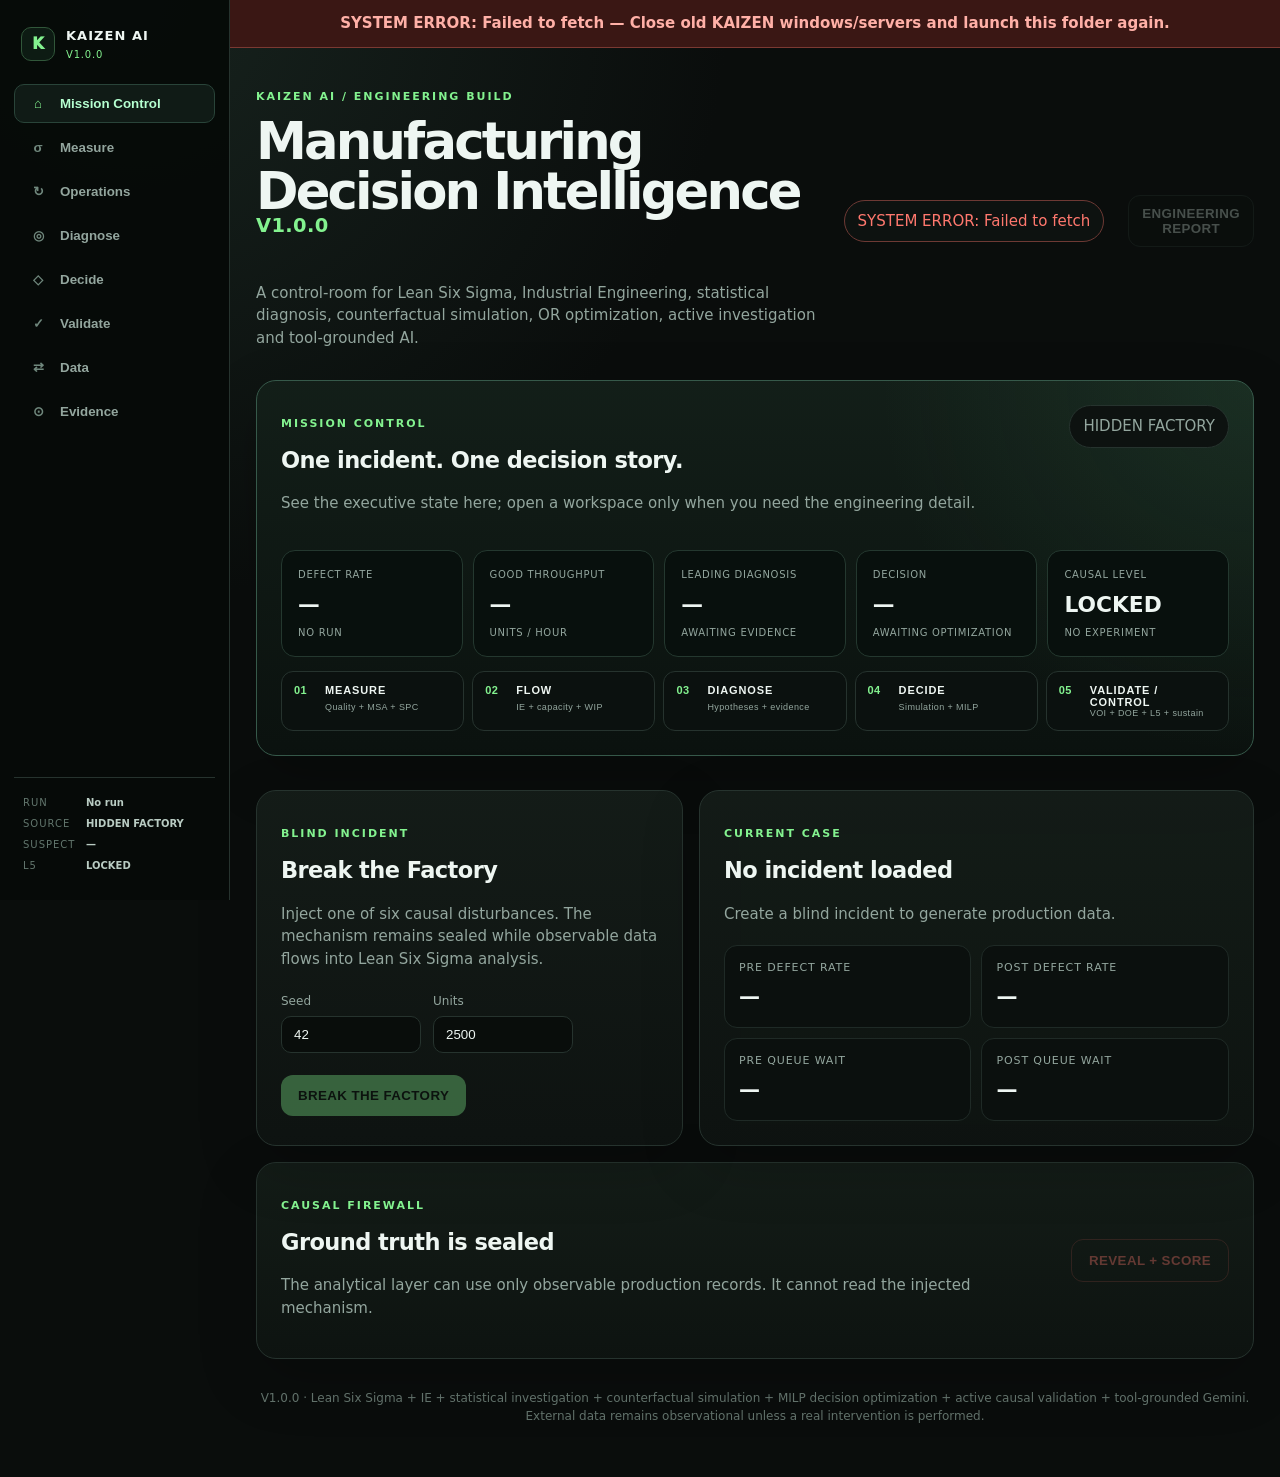
<file: static/index.html>
<!DOCTYPE html>

<html lang="en">
<head>
<meta charset="utf-8"/>
<meta content="width=device-width,initial-scale=1" name="viewport"/>
<title>KAIZEN AI — Manufacturing Decision Intelligence V1.0.0</title>
<link href="/static/styles.css?build=20260815-v100-public1" rel="stylesheet"/>
<script src="/static/config.js"></script>
<script>window.KAIZEN_EXPECTED_VERSION="1.0.0";window.KAIZEN_EXPECTED_BUILD="20260815-v100-public1";</script>
</head>
<body><div class="app-layout"><aside class="side-nav" id="sideNav">
<div class="side-brand"><span class="brand-mark">K</span><div><b>KAIZEN AI</b><small>V1.0.0</small></div></div>
<nav>
<button class="nav-item active" data-workspace-target="mission"><span>⌂</span>Mission Control</button>
<button class="nav-item" data-workspace-target="measure"><span>σ</span>Measure</button>
<button class="nav-item" data-workspace-target="operations"><span>↻</span>Operations</button>
<button class="nav-item" data-workspace-target="diagnose"><span>◎</span>Diagnose</button>
<button class="nav-item" data-workspace-target="decide"><span>◇</span>Decide</button>
<button class="nav-item" data-workspace-target="validate"><span>✓</span>Validate</button>
<button class="nav-item" data-workspace-target="data"><span>⇄</span>Data</button>
<button class="nav-item" data-workspace-target="evidence"><span>⊙</span>Evidence</button>
</nav>
<div class="side-context"><span>RUN</span><b id="contextRun">No run</b><span>SOURCE</span><b id="contextMode">HIDDEN FACTORY</b><span>SUSPECT</span><b id="contextSuspect">—</b><span>L5</span><b id="contextL5">LOCKED</b></div>
<button class="mobile-nav-toggle" id="mobileNavToggle">☰</button>
</aside><div class="app-content"><div class="build-mismatch" hidden="" id="buildMismatch"></div><main class="shell">
<header>
<div>
<p class="eyebrow">KAIZEN AI / ENGINEERING BUILD</p>
<h1>Manufacturing Decision Intelligence <span>V1.0.0</span></h1>
<p class="lede">A control-room for Lean Six Sigma, Industrial Engineering, statistical diagnosis, counterfactual simulation, OR optimization, active investigation and tool-grounded AI.</p>
</div>
<div class="status" id="health">Checking system…</div>
<div class="header-actions"><button class="ghost-action" id="reportBtn">ENGINEERING REPORT</button></div></header><section class="panel mission-control workspace-section active-workspace" data-workspace="mission" id="missionDashboard">
<div class="section-head">
<div><p class="eyebrow">MISSION CONTROL</p><h2>One incident. One decision story.</h2><p>See the executive state here; open a workspace only when you need the engineering detail.</p></div>
<span class="badge" id="missionMode">HIDDEN FACTORY</span>
</div>
<div class="mission-kpis">
<div><span>Defect rate</span><strong id="missionDefect">—</strong><small id="missionDefectDelta">No run</small></div>
<div><span>Good throughput</span><strong id="missionGood">—</strong><small>units / hour</small></div>
<div><span>Leading diagnosis</span><strong id="missionSuspect">—</strong><small id="missionEvidence">Awaiting evidence</small></div>
<div><span>Decision</span><strong id="missionDecision">—</strong><small id="missionOptimizer">Awaiting optimization</small></div>
<div><span>Causal level</span><strong id="missionL5">LOCKED</strong><small id="missionUncertainty">No experiment</small></div>
</div>
<div class="dmaic-rail" id="dmaicRail">
<button data-jump="measure"><span>01</span><b>MEASURE</b><small>Quality + MSA + SPC</small></button>
<button data-jump="operations"><span>02</span><b>FLOW</b><small>IE + capacity + WIP</small></button>
<button data-jump="diagnose"><span>03</span><b>DIAGNOSE</b><small>Hypotheses + evidence</small></button>
<button data-jump="decide"><span>04</span><b>DECIDE</b><small>Simulation + MILP</small></button>
<button data-jump="validate"><span>05</span><b>VALIDATE / CONTROL</b><small>VOI + DOE + L5 + sustain</small></button>
</div>
</section>
<section class="hero-grid workspace-section active-workspace" data-workspace="mission">
<article class="panel action-panel">
<p class="eyebrow">BLIND INCIDENT</p>
<h2>Break the Factory</h2>
<p>Inject one of six causal disturbances. The mechanism remains sealed while observable data flows into Lean Six Sigma analysis.</p>
<div class="controls">
<label>Seed <input id="seed" min="0" type="number" value="42"/></label>
<label>Units <input id="units" max="250000" min="100" type="number" value="2500"/></label>
</div>
<button class="primary" id="breakBtn">BREAK THE FACTORY</button>
</article>
<article class="panel" id="incidentPanel">
<p class="eyebrow">CURRENT CASE</p>
<h2 id="runId">No incident loaded</h2>
<p id="symptom">Create a blind incident to generate production data.</p>
<div class="metric-grid">
<div><span>Pre defect rate</span><strong id="preDef">—</strong></div>
<div><span>Post defect rate</span><strong id="postDef">—</strong></div>
<div><span>Pre queue wait</span><strong id="preWait">—</strong></div>
<div><span>Post queue wait</span><strong id="postWait">—</strong></div>
</div>
</article>
</section>
<section class="panel truth-panel workspace-section active-workspace" data-workspace="mission">
<div>
<p class="eyebrow">CAUSAL FIREWALL</p>
<h2>Ground truth is sealed</h2>
<p id="truthText">The analytical layer can use only observable production records. It cannot read the injected mechanism.</p>
</div>
<button class="danger" disabled="" id="revealBtn">REVEAL + SCORE</button>
</section>
<section class="panel quality-header workspace-section" data-workspace="measure">
<div class="section-head">
<div>
<p class="eyebrow">DEFINE / MEASURE</p>
<h2>Lean Six Sigma evidence layer</h2>
<p id="problemStatement">Break the factory to establish a DMAIC problem statement and measurement baseline.</p>
</div>
<span class="badge" id="qualityState">Awaiting run</span>
</div>
<div class="metric-grid quality-metrics">
<div><span>Data quality</span><strong id="dqScore">—</strong></div>
<div><span>COPQ / 1,000 units</span><strong id="copq">—</strong></div>
<div><span>Torque Cpk pre → post</span><strong id="torqueCpk">—</strong></div>
<div><span>Gage R&amp;R study variation</span><strong id="grr">—</strong></div>
</div>
</section>
<section class="quality-grid workspace-section" data-workspace="measure">
<article class="panel">
<p class="eyebrow">PARETO / COPQ</p>
<h2>What is costing us?</h2>
<div class="bars" id="paretoBars"><p class="empty">No analysis yet.</p></div>
<div class="mini-note" id="copqBreakdown"></div>
</article>
<article class="panel">
<p class="eyebrow">MSA</p>
<h2>Can we trust the measurement system?</h2>
<div class="metric-grid compact">
<div><span>Status</span><strong id="grrStatus">—</strong></div>
<div><span>ndc</span><strong id="ndc">—</strong></div>
</div>
<div class="table-wrap small-table">
<table>
<thead><tr><th>Gage</th><th>N</th><th>Mean torque error</th><th>SD</th><th>Defect rate</th></tr></thead>
<tbody id="gageBody"><tr><td class="empty" colspan="5">No analysis yet.</td></tr></tbody>
</table>
</div>
</article>
</section>
<section class="panel workspace-section" data-workspace="measure">
<div class="section-head">
<div>
<p class="eyebrow">PROCESS CAPABILITY</p>
<h2>Pre/post capability baseline</h2>
<p>Cp/Cpk use an I-MR within-sigma estimator; Pp/Ppk use overall sample variation.</p>
</div>
<span class="badge">Observable data only</span>
</div>
<div class="table-wrap">
<table>
<thead><tr><th>Metric</th><th>Scope</th><th>Phase</th><th>N</th><th>Mean</th><th>Cp</th><th>Cpk</th><th>Pp</th><th>Ppk</th><th>Status</th></tr></thead>
<tbody id="capBody"><tr><td class="empty" colspan="10">No analysis yet.</td></tr></tbody>
</table>
</div>
</section>
<section class="panel workspace-section" data-workspace="measure">
<div class="section-head">
<div>
<p class="eyebrow">SPC</p>
<h2>Torque error I-MR monitoring</h2>
<p id="spcNote">Limits will be estimated from the pre-incident baseline and held fixed after activation.</p>
</div>
<span class="badge" id="spcSignals">0 signals</span>
</div>
<div class="chart empty-chart" id="spcChart">No analysis yet.</div>
<div class="mini-note" id="spcLimits"></div>
</section>
<section class="panel ie-header workspace-section" data-workspace="operations">
<div class="section-head">
<div>
<p class="eyebrow">INDUSTRIAL ENGINEERING</p>
<h2>Flow, capacity &amp; operations evidence layer</h2>
<p id="ieSummary">Break the factory to quantify takt, throughput, WIP, Little's Law, bottlenecks, line balance, queueing and OEE.</p>
</div>
<span class="badge" id="ieState">Awaiting run</span>
</div>
<div class="metric-grid quality-metrics">
<div><span>Customer takt</span><strong id="taktMetric">—</strong></div>
<div><span>Post throughput</span><strong id="throughputMetric">—</strong></div>
<div><span>Post average WIP</span><strong id="wipMetric">—</strong></div>
<div><span>Post calibration OEE</span><strong id="oeeMetric">—</strong></div>
</div>
</section>
<section class="quality-grid workspace-section" data-workspace="operations">
<article class="panel">
<p class="eyebrow">FLOW / LITTLE'S LAW</p>
<h2>Are we moving product effectively?</h2>
<div class="table-wrap small-table">
<table>
<thead><tr><th>Phase</th><th>Throughput /h</th><th>Good /h</th><th>Lead s</th><th>Avg WIP</th><th>Max WIP</th><th>LL error</th></tr></thead>
<tbody id="flowBody"><tr><td class="empty" colspan="7">No analysis yet.</td></tr></tbody>
</table>
</div>
<div class="mini-note" id="flowNote"></div>
</article>
<article class="panel">
<p class="eyebrow">QUEUEING</p>
<h2>What is happening at calibration?</h2>
<div class="table-wrap small-table">
<table>
<thead><tr><th>Phase</th><th>λ /h</th><th>μ /h</th><th>Mean wait</th><th>Queue WIP</th><th>Max queue</th><th>P(wait)</th></tr></thead>
<tbody id="queueBody"><tr><td class="empty" colspan="7">No analysis yet.</td></tr></tbody>
</table>
</div>
<div class="mini-note" id="queueNote"></div>
</article>
</section>
<section class="panel workspace-section" data-workspace="operations">
<div class="section-head">
<div>
<p class="eyebrow">CAPACITY / BOTTLENECK</p>
<h2>Where does the line run out of capacity?</h2>
<p id="bottleneckNote">Station capacity is calculated from observed mean service time and compared with customer demand and actual release rate.</p>
</div>
<span class="badge" id="bottleneckBadge">Awaiting run</span>
</div>
<div class="table-wrap">
<table>
<thead><tr><th>Station</th><th>Phase</th><th>Mean service s</th><th>P95 s</th><th>Capacity /h</th><th>Demand util.</th><th>Release util.</th><th>Status</th></tr></thead>
<tbody id="capacityBody"><tr><td class="empty" colspan="8">No analysis yet.</td></tr></tbody>
</table>
</div>
</section>
<section class="quality-grid workspace-section" data-workspace="operations">
<article class="panel">
<p class="eyebrow">LINE BALANCE</p>
<h2>How balanced is the work?</h2>
<div class="metric-grid compact">
<div><span>Pre efficiency</span><strong id="balancePre">—</strong></div>
<div><span>Post efficiency</span><strong id="balancePost">—</strong></div>
<div><span>Post cycle time</span><strong id="cyclePost">—</strong></div>
<div><span>Post smoothness</span><strong id="smoothPost">—</strong></div>
</div>
<div class="mini-note" id="balanceNote"></div>
</article>
<article class="panel">
<p class="eyebrow">VALUE STREAM</p>
<h2>How much lead time creates value?</h2>
<div class="metric-grid compact">
<div><span>Pre PCE</span><strong id="pcePre">—</strong></div>
<div><span>Post PCE</span><strong id="pcePost">—</strong></div>
<div><span>Post value-added</span><strong id="vaPost">—</strong></div>
<div><span>Post waiting</span><strong id="waitPost">—</strong></div>
</div>
<div class="mini-note" id="valueStreamNote"></div>
</article>
</section>
<section class="panel workspace-section" data-workspace="operations">
<div class="section-head">
<div>
<p class="eyebrow">OEE DIAGNOSTIC</p>
<h2>Calibration-cell effectiveness</h2>
<p>Performance uses ideal product-specific calibration time versus observed busy time; quality is observed FPY.</p>
</div>
<span class="badge warn-badge" id="oeeAssumption">Availability assumption visible</span>
</div>
<div class="table-wrap small-table">
<table>
<thead><tr><th>Phase</th><th>Availability</th><th>Performance</th><th>Quality</th><th>OEE</th><th>Availability status</th></tr></thead>
<tbody id="oeeBody"><tr><td class="empty" colspan="6">No analysis yet.</td></tr></tbody>
</table>
</div>
<div class="mini-note" id="oeeNote"></div>
</section>
<section class="panel investigator-header workspace-section" data-workspace="diagnose">
<div class="section-head">
<div>
<p class="eyebrow">ANALYZE / STATISTICAL INVESTIGATOR</p>
<h2>What is most strongly supported by the observable evidence?</h2>
<p id="investigatorSummary">Break the factory to rank competing equipment, measurement, material, fixture/environment and flow hypotheses.</p>
</div>
<span class="badge" id="investigatorState">Awaiting run</span>
</div>
<div class="metric-grid quality-metrics">
<div><span>Leading suspect</span><strong id="topSuspectShort">—</strong></div>
<div><span>Evidence score</span><strong id="topEvidenceScore">—</strong></div>
<div><span>Status</span><strong id="topHypothesisStatus">—</strong></div>
<div><span>Ambiguity</span><strong id="ambiguityMetric">—</strong></div>
</div>
<div class="causal-warning"><strong>Correlation ≠ Cause:</strong> V0.4 may rank a suspect, but it cannot label a root cause. Intervention / DOE confirmation remains locked.</div>
</section>
<section class="panel arena-panel workspace-section" data-workspace="diagnose">
<div class="section-head">
<div>
<p class="eyebrow">BREAK THE FACTORY / INVESTIGATION ARENA</p>
<h2>Can KAIZEN diagnose the incident before seeing the answer?</h2>
<p>Prediction is frozen from observable evidence. Ground truth is used only after explicit reveal to score mechanism, target, direction and interaction attribution.</p>
</div>
<span class="badge">BLIND UNTIL REVEAL</span>
</div>
<div class="metric-grid quality-metrics">
<div><span>Frozen prediction</span><strong id="arenaPrediction">—</strong></div>
<div><span>Evidence</span><strong id="arenaScorePreview">—</strong></div>
<div><span>Status</span><strong id="arenaStatus">—</strong></div>
<div><span>Ambiguity</span><strong id="arenaAmbiguity">—</strong></div>
</div>
<div class="arena-grid">
<div>
<p class="eyebrow">INVESTIGATION TIMELINE</p>
<div class="timeline" id="arenaTimeline"><p class="empty">No blind investigation yet.</p></div>
<div class="mini-note" id="arenaPolicy"></div>
</div>
<div class="scorecard" hidden="" id="arenaScorecard">
<p class="eyebrow">REVEAL SCORECARD</p>
<h2>Diagnosis vs sealed truth</h2>
<div class="metric-grid compact">
<div><span>Attribution score</span><strong id="arenaFinalScore">—</strong></div>
<div><span>Dimensions</span><strong id="arenaDimensions">—</strong></div>
</div>
<div class="score-grade" id="arenaGrade">—</div>
<div class="score-checks" id="arenaChecks"></div>
</div>
</div>
<div class="causal-warning" id="arenaScoreText">Reveal the sealed answer only after reviewing the blind diagnosis.</div>
</section>
<section class="panel simulation-panel workspace-section" data-workspace="decide">
<div class="section-head">
<div>
<p class="eyebrow">IMPROVE / PROCESS SIMULATION</p>
<h2>What happens if we actually intervene?</h2>
<p id="simulationSummary">Break the factory to run a paired counterfactual replay against the blind diagnosis.</p>
</div>
<span class="badge" id="simulationState">Awaiting run</span>
</div>
<div class="metric-grid quality-metrics">
<div><span>Recommended action</span><strong id="simRecommended">—</strong></div>
<div><span>Defect rate</span><strong id="simDefect">—</strong></div>
<div><span>Good throughput</span><strong id="simGoodThroughput">—</strong></div>
<div><span>COPQ / 1,000</span><strong id="simCopq">—</strong></div>
</div>
<div class="simulation-controls">
<label>Intervention
          <select id="simIntervention"><option value="">Awaiting run</option></select>
</label>
<label>Effectiveness % <input id="simEffectiveness" max="100" min="0" step="5" type="number" value="100"/></label>
<label>Demand multiplier <input id="simDemand" max="1.75" min="0.5" step="0.05" type="number" value="1.00"/></label>
<button class="primary" disabled="" id="simulateBtn">RUN WHAT-IF</button>
</div>
<div class="sim-compare">
<div class="sim-card baseline"><span>BASELINE</span><strong id="simBaselineHeadline">—</strong><p id="simBaselineDetail">No simulation yet.</p></div>
<div class="sim-arrow">→</div>
<div class="sim-card counterfactual"><span>COUNTERFACTUAL</span><strong id="simCounterHeadline">—</strong><p id="simCounterDetail">No simulation yet.</p></div>
</div>
<div class="causal-warning" id="simulationGuardrail">Simulation remains locked to observable evidence and does not count as DOE/intervention confirmation.</div>
<div class="mini-note" id="simulationUncertainty"></div>
<div class="table-wrap small-table">
<table>
<thead><tr><th>Candidate intervention</th><th>Target</th><th>Evidence</th><th>Δ defect pp</th><th>Δ lead s</th><th>Δ COPQ / 1k</th><th>Cost</th><th>Downtime</th></tr></thead>
<tbody id="simulationCandidates"><tr><td class="empty" colspan="8">No simulations yet.</td></tr></tbody>
</table>
</div>
<div class="mini-note" id="simulationPolicy"></div>
</section>
<section class="panel optimizer-panel workspace-section" data-workspace="decide">
<div class="section-head">
<div>
<p class="eyebrow">DECIDE / IMPROVEMENT PORTFOLIO OPTIMIZER</p>
<h2>Given real constraints, what should we actually do?</h2>
<p id="optimizerMethod">Break the factory to solve the six-action binary decision problem.</p>
</div>
<span class="badge" id="optimizerState">Awaiting run</span>
</div>
<div class="metric-grid quality-metrics">
<div><span>Solver status</span><strong id="optimizerStatus">—</strong></div>
<div><span>Selected portfolio</span><strong id="optimizerPortfolio">—</strong></div>
<div><span>Cost</span><strong id="optimizerCost">—</strong></div>
<div><span>Planned downtime</span><strong id="optimizerDowntime">—</strong></div>
<div><span>First-year net value</span><strong id="optimizerValue">—</strong></div>
</div>
<div class="simulation-controls optimizer-controls">
<label>Budget $ <input id="optBudget" min="0" step="500" type="number" value="25000"/></label>
<label>Max downtime h <input id="optDowntime" min="0" step="0.5" type="number" value="8"/></label>
<label>Min good throughput /h <input id="optGood" min="0" step="1" type="number" value="80"/></label>
<label>Max defect % <input id="optDefect" max="100" min="0" step="0.5" type="number" value="100"/></label>
<label>Annual volume <input id="optAnnualVolume" min="1" step="10000" type="number" value="200000"/></label>
<label>Effectiveness % <input id="optEffectiveness" max="100" min="0" step="5" type="number" value="100"/></label>
<label>Demand multiplier <input id="optDemand" max="1.75" min="0.5" step="0.05" type="number" value="1.00"/></label>
<label>Min evidence score <input id="optEvidence" max="100" min="0" step="5" type="number" value="25"/></label>
<button class="primary" disabled="" id="optimizeBtn">OPTIMIZE PORTFOLIO</button>
</div>
<div class="causal-warning" id="optimizerResult">The optimizer maximizes modeled first-year COPQ value; throughput is a hard constraint and is not monetized.</div>
<div class="table-wrap small-table">
<table>
<thead><tr><th>Rank</th><th>Portfolio</th><th>Cost</th><th>Downtime</th><th>Good /h</th><th>Defect</th><th>Net value</th><th>ROI</th></tr></thead>
<tbody id="optimizerTopBody"><tr><td class="empty" colspan="8">No optimization yet.</td></tr></tbody>
</table>
</div>
<div class="mini-note" id="optimizerPolicy"></div>
</section>
<section class="panel active-panel workspace-section" data-workspace="validate">
<div class="section-head">
<div>
<p class="eyebrow">V0.9 / ACTIVE INVESTIGATION + CAUSAL VALIDATION</p>
<h2>Know when not to know — then buy the next best piece of evidence</h2>
<p>KAIZEN can now declare uncertainty, rank the next measurement by decision value, let a human compete, and execute a predeclared controlled synthetic DOE before unlocking Level 5.</p>
</div>
<span class="badge" id="activeState">Awaiting run</span>
</div>
<div class="metric-grid quality-metrics">
<div><span>Uncertainty verdict</span><strong id="uncertaintyVerdict">—</strong></div>
<div><span>Top-vs-second gap</span><strong id="uncertaintyGap">—</strong></div>
<div><span>Best next measurement</span><strong id="voiAction">—</strong></div>
<div><span>Information-value score</span><strong id="voiScore">—</strong></div>
<div><span>L5 causal confirmation</span><strong id="l5Status">LOCKED</strong></div>
</div>
<div class="causal-warning" id="uncertaintyReason">Break the factory to evaluate whether KAIZEN should diagnose or explicitly say “I don't know yet.”</div>
<div class="quality-grid">
<article>
<p class="eyebrow">VALUE OF INFORMATION / ACTIVE PROBE</p>
<h3>What should we measure next?</h3>
<p class="mini-note" id="voiDetail">No probe ranked yet.</p>
<div class="simulation-controls compact-controls">
<label>Probe
              <select id="probeSelect"><option value="">Awaiting run</option></select>
</label>
<button class="primary" disabled="" id="runProbeBtn">RUN NEXT PROBE</button>
</div>
<div class="mini-note" id="probeResult">No additional observational probe executed.</div>
<div class="mini-note" id="beliefUpdate"></div>
</article>
<article>
<p class="eyebrow">HUMAN VS AI</p>
<h3>Freeze your diagnosis before the answer is revealed</h3>
<div class="simulation-controls compact-controls">
<label>Your diagnosis
              <select id="humanDiagnosis"><option value="">Awaiting run</option></select>
</label>
<button class="primary" disabled="" id="freezeHumanBtn">LOCK MY DIAGNOSIS</button>
</div>
<div class="mini-note" id="humanStatus">Choose one of the six competing hypotheses before reveal.</div>
<div class="score-grade" hidden="" id="humanScore">—</div>
</article>
</div>
<div class="quality-grid">
<article>
<p class="eyebrow">EXPERIMENT DESIGNER</p>
<h3 id="experimentTitle">No DOE designed yet</h3>
<p class="mini-note" id="experimentFactor"></p>
<p class="mini-note" id="experimentLevels"></p>
<p class="causal-warning" id="experimentRule">Design is observationally selected; execution requires explicit authorization.</p>
<button class="danger" disabled="" id="executeExperimentBtn">AUTHORIZE + RUN SYNTHETIC DOE</button>
</article>
<article>
<p class="eyebrow">BELIEF REVISION / CAUSAL GATE</p>
<h3 id="experimentStatus">L5 remains locked</h3>
<p class="mini-note" id="experimentMetrics">No controlled experiment executed.</p>
<div class="mini-note" id="beliefRevision">If the authorized predeclared experiment later satisfies every confirmation criterion, the synthetic Level-5 gate may unlock. If it fails, KAIZEN must revise its belief instead of defending the old diagnosis.</div>
</article>
</div>
<div class="mini-note" id="activePolicy"></div>
</section><section class="panel control-panel workspace-section" data-workspace="validate" id="controlWorkspace">
<div class="section-head"><div><p class="eyebrow">CONTROL / BENEFITS VERIFICATION</p><h2>How do we hold the gain — and know if it was real?</h2><p>KAIZEN predeclares monitoring, reaction and benefits-verification rules. It never marks savings realized until post-intervention observations exist.</p></div><span class="badge" id="controlState">Awaiting run</span></div>
<div class="metric-grid quality-metrics"><div><span>Primary control metric</span><strong id="controlMetric">—</strong></div><div><span>Control method</span><strong id="controlChart">—</strong></div><div><span>Stabilization window</span><strong id="controlWindow">—</strong></div><div><span>Benefits verified</span><strong id="controlBenefits">NO</strong></div></div>
<div class="quality-grid"><article><p class="eyebrow">REACTION PLAN</p><h2>What happens when control is lost?</h2><p id="controlReaction">No plan yet.</p><p class="mini-note" id="controlCadence"></p></article><article><p class="eyebrow">VERIFY BENEFITS</p><h2>Don't book modeled savings as actual savings</h2><p id="controlVerify">No verification policy yet.</p><p class="mini-note" id="controlReopen"></p></article></div>
</section>
<section class="panel ai-panel workspace-section" data-workspace="diagnose">
<div class="section-head">
<div>
<p class="eyebrow">AI / GEMINI ENGINEERING COPILOT</p>
<h2>Ask KAIZEN — and make the AI show its work</h2>
<p>Gemini may explain and orchestrate validated engineering tools, but it cannot invent calculations or unlock causal confirmation.</p>
</div>
<span class="badge" id="aiState">Checking Gemini…</span>
</div>
<div class="metric-grid quality-metrics ai-metrics">
<div><span>Provider</span><strong id="aiProvider">Google Gemini</strong></div>
<div><span>Model</span><strong id="aiModel">—</strong></div>
<div><span>Tool grounding</span><strong>REQUIRED</strong></div>
<div><span>AI causal authority</span><strong>NONE</strong></div>
</div>
<div class="causal-warning" id="aiSetup">Set GEMINI_API_KEY in a local .env file or environment variable, then restart KAIZEN.</div>
<div class="ai-controls">
<textarea id="aiQuestion" placeholder="Ask: Why do you suspect M2? What evidence argues against it? Why not replace the fixture? What would you do with a $900 budget?" rows="4"></textarea>
<div class="ai-buttons">
<button class="primary" disabled="" id="askAiBtn">ASK KAIZEN</button>
<button class="danger" disabled="" id="redTeamBtn">RED TEAM MY RECOMMENDATION</button>
</div>
</div>
<div class="ai-answer" hidden="" id="aiAnswerCard">
<div class="ai-answer-head">
<div><span id="aiMode">ASK</span><h3 id="aiHeadline">—</h3></div>
<span class="badge" id="aiCausalStatus">—</span>
</div>
<p class="ai-answer-text" id="aiAnswerText"></p>
<div class="quality-grid ai-detail-grid">
<article>
<p class="eyebrow">EVIDENCE USED</p>
<div class="tag-list" id="aiEvidence"></div>
</article>
<article>
<p class="eyebrow">CONTRADICTORY EVIDENCE</p>
<ul class="compact-list" id="aiContradictions"></ul>
</article>
</div>
<div class="quality-grid ai-detail-grid">
<article>
<p class="eyebrow">ASSUMPTIONS</p>
<ul class="compact-list" id="aiAssumptions"></ul>
</article>
<article>
<p class="eyebrow">WHAT REMAINS UNKNOWN</p>
<ul class="compact-list" id="aiUnknowns"></ul>
</article>
</div>
<div>
<p class="eyebrow">RECOMMENDED NEXT ACTIONS</p>
<ul class="compact-list" id="aiNextActions"></ul>
</div>
<div class="ai-trace">
<p class="eyebrow">FUNCTION-CALL TRACE</p>
<div class="timeline" id="aiToolTrace"></div>
</div>
<div class="mini-note" id="aiConfidence"></div>
</div>
</section>
<section class="quality-grid workspace-section" data-workspace="diagnose">
<article class="panel">
<p class="eyebrow">COMPETING HYPOTHESES</p>
<h2>Who survives statistical challenge?</h2>
<div class="table-wrap small-table">
<table>
<thead><tr><th>Rank</th><th>Hypothesis</th><th>Target</th><th>Score</th><th>Status</th><th>Primary p</th><th>Effect</th></tr></thead>
<tbody id="hypothesisBody"><tr><td class="empty" colspan="7">No investigation yet.</td></tr></tbody>
</table>
</div>
<div class="mini-note" id="hypothesisNote"></div>
</article>
<article class="panel">
<p class="eyebrow">CORRELATION ≠ CAUSE GATE</p>
<h2>How far can the evidence legitimately go?</h2>
<div class="gate-list" id="causalGate"><p class="empty">No investigation yet.</p></div>
<div class="mini-note" id="gatePolicy"></div>
</article>
</section>
<section class="quality-grid workspace-section" data-workspace="diagnose">
<article class="panel">
<div class="section-head">
<div>
<p class="eyebrow">ADJUSTED REGRESSION</p>
<h2>Does the signal survive obvious confounding?</h2>
</div>
<span class="badge" id="modelStatus">Awaiting run</span>
</div>
<div class="table-wrap small-table">
<table>
<thead><tr><th>Model</th><th>Term</th><th>Estimate</th><th>p-value</th><th>95% CI</th></tr></thead>
<tbody id="regressionBody"><tr><td class="empty" colspan="5">No adjusted model yet.</td></tr></tbody>
</table>
</div>
<div class="mini-note" id="regressionNote"></div>
</article>
<article class="panel">
<p class="eyebrow">FACTORIAL ANOVA</p>
<h2>Which factors and post-event interactions explain torque variation?</h2>
<div class="table-wrap small-table">
<table>
<thead><tr><th>Term</th><th>F</th><th>p-value</th><th>df</th></tr></thead>
<tbody id="anovaBody"><tr><td class="empty" colspan="4">No ANOVA yet.</td></tr></tbody>
</table>
</div>
<div class="mini-note" id="anovaNote"></div>
</article>
</section>
<section class="panel workspace-section" data-workspace="diagnose">
<div class="section-head">
<div>
<p class="eyebrow">EVIDENCE LEDGER</p>
<h2>Every claim leaves a statistical audit trail</h2>
<p>Primary and corroborating tests are attached to explicit hypotheses. Evidence scores are ranking indices, not probabilities.</p>
</div>
<span class="badge" id="evidenceCount">0 tests</span>
</div>
<div class="table-wrap">
<table>
<thead><tr><th>ID</th><th>Hypothesis</th><th>Role</th><th>Test</th><th>p-value</th><th>Effect</th><th>N</th><th>Detail</th></tr></thead>
<tbody id="evidenceBody"><tr><td class="empty" colspan="8">No evidence yet.</td></tr></tbody>
</table>
</div>
</section>
<section class="panel workspace-section" data-workspace="diagnose">
<div class="section-head">
<div>
<p class="eyebrow">CONFOUNDER CHECKS</p>
<h2>Do operator, shift or product mix create a misleading story?</h2>
<p>These checks are intentionally kept as competing explanations, not promoted to causes without a mechanism.</p>
</div>
<span class="badge">Observable data only</span>
</div>
<div class="table-wrap small-table">
<table>
<thead><tr><th>Factor</th><th>Level</th><th>Test</th><th>p-value</th><th>Effect</th><th>Interpretation</th></tr></thead>
<tbody id="confounderBody"><tr><td class="empty" colspan="6">No checks yet.</td></tr></tbody>
</table>
</div>
</section>
<section class="panel data-panel workspace-section" data-workspace="data" id="dataWorkspace">
<div class="section-head"><div><p class="eyebrow">DATA / INTEGRATION</p><h2>Demo, file, replay or live — one manufacturing contract</h2><p>Map plant data into the canonical observable schema. KAIZEN does not invent missing signals, and external data never receives synthetic ground truth.</p></div><span class="badge" id="dataContractState">CONTRACT V1</span></div>
<div class="data-mode-grid">
<article><b>DEMO</b><p>Deterministic Hidden Factory with sealed benchmark truth.</p></article>
<article><b>FILE</b><p>Upload historical canonical/aliased CSV records.</p></article>
<article><b>REPLAY</b><p>Use historical events in order for near-live demos.</p></article>
<article><b>LIVE</b><p>Append events through the HTTP session API, then finalize.</p></article>
</div>
<form class="data-import" id="csvImportForm">
<label>CSV file<input accept=".csv,text/csv" id="csvFile" type="file"/></label>
<label>Boundary unit<input id="csvActivation" min="1" type="number" value="1050"/></label>
<label>Line name<input id="csvLineName" type="text" value="External Manufacturing Line"/></label>
<label>Mode<select id="csvMode"><option value="FILE">FILE</option><option value="REPLAY">REPLAY</option></select></label>
<button class="primary" id="csvImportBtn" type="submit">IMPORT DATA</button>
</form>
<div class="causal-warning" id="dataImportResult">No external dataset loaded. Demo mode remains fully available.</div>
<div class="export-actions">
<button class="ghost-action" disabled="" id="exportCsvBtn">EXPORT CANONICAL CSV</button>
<button class="ghost-action" disabled="" id="exportSnapshotBtn">EXPORT SNAPSHOT JSON</button>
<button class="ghost-action" disabled="" id="openReportBtn">OPEN ENGINEERING REPORT</button>
<button class="ghost-action" disabled="" id="replayBtn">REPLAY SAMPLE</button>
</div>
<div class="mini-note" id="replayStatus">Replay idle.</div>
<details class="contract-details"><summary>Manufacturing data contract &amp; real-time boundary</summary><div id="contractText">Loading contract…</div></details>
</section><section class="panel workspace-section" data-workspace="data">
<div class="section-head">
<div>
<p class="eyebrow">PRODUCTION SAMPLE</p>
<h2>Observable records</h2>
</div>
<span class="badge" id="recordCount">0 rows</span>
</div>
<div class="table-wrap">
<table>
<thead><tr><th>Unit</th><th>Shift</th><th>Product</th><th>Machine</th><th>Fixture</th><th>Torque measured</th><th>Alignment measured</th><th>Queue s</th><th>Defect</th></tr></thead>
<tbody id="recordsBody"><tr><td class="empty" colspan="9">No run yet.</td></tr></tbody>
</table>
</div>
</section>
<section class="panel workspace-section" data-workspace="evidence" id="publicEvidenceWorkspace">
<div class="section-head"><div><p class="eyebrow">PUBLIC EVIDENCE / MODEL GOVERNANCE</p><h2>Dataset-backed model comparison</h2><p>Public observations are calibration evidence and challenger benchmarks only. They never masquerade as plant telemetry or causal proof.</p></div><span class="badge" id="publicEvidenceState">Loading…</span></div>
<div class="metric-grid quality-metrics">
<div><span>Dataset</span><strong id="publicEvidenceDataset">—</strong></div>
<div><span>Dataset state</span><strong id="publicEvidenceDatasetState">—</strong></div>
<div><span>Selected model</span><strong id="publicEvidenceChampion">—</strong></div>
<div><span>Holdout AUC</span><strong id="publicEvidenceAuc">—</strong></div>
</div>
<div class="grid two sectiongap"><article class="panel"><h3>Champion vs challengers</h3><div class="table-wrap small-table"><table><thead><tr><th>Model</th><th>Holdout rows</th><th>AUC</th><th>Balanced accuracy</th><th>Brier</th></tr></thead><tbody id="publicEvidenceModels"><tr><td class="empty" colspan="5">Loading public evidence…</td></tr></tbody></table></div></article><article class="panel"><h3>Decision boundary</h3><div class="causal-warning" id="publicEvidenceBoundary">Evidence boundary loading…</div><div class="mini-note" id="publicEvidenceSelection"></div></article></div>
</section>
<footer>V1.0.0 · Lean Six Sigma + IE + statistical investigation + counterfactual simulation + MILP decision optimization + active causal validation + tool-grounded Gemini. External data remains observational unless a real intervention is performed.</footer>
</main></div></div>
<script src="/static/app.js?build=20260815-v100-public1"></script>
</body>
</html>
</file>
<file: static/styles.css>
:root { color-scheme: dark; --bg:#0a0d0c; --panel:#111715; --line:#26332e; --text:#eef6f2; --muted:#93a69e; --accent:#83f28f; --danger:#ff786e; }
* { box-sizing:border-box; }
body { margin:0; background:radial-gradient(circle at 10% 0%,#17231e 0,#0a0d0c 32%); color:var(--text); font:15px/1.5 Inter,ui-sans-serif,system-ui,-apple-system,Segoe UI,sans-serif; }
.shell { width:min(1180px,calc(100% - 36px)); margin:0 auto; padding:42px 0 60px; }
header,.section-head,.truth-panel { display:flex; align-items:flex-start; justify-content:space-between; gap:24px; }
h1 { margin:2px 0 8px; font-size:clamp(36px,5vw,64px); letter-spacing:-.055em; line-height:.98; }
h1 span { color:var(--accent); font-size:.38em; vertical-align:top; letter-spacing:.02em; }
h2 { margin:4px 0 8px; letter-spacing:-.025em; }
.lede,.panel p { color:var(--muted); max-width:720px; }
.eyebrow { color:var(--accent)!important; font-size:11px; font-weight:800; letter-spacing:.18em; text-transform:uppercase; }
.status,.badge { border:1px solid var(--line); background:#0d1210; border-radius:999px; padding:9px 13px; color:var(--muted); white-space:nowrap; }
.status.ok { color:var(--accent); border-color:#31573a; }
.status.bad { color:var(--danger); border-color:#6d3934; }
.build-mismatch { position:sticky; top:0; z-index:50; padding:12px 18px; background:#3a1714; color:#ffb0a7; border-bottom:1px solid #7b3932; font-weight:800; text-align:center; }
.hero-grid { display:grid; grid-template-columns:1fr 1.3fr; gap:16px; margin-top:34px; }
.panel { background:linear-gradient(180deg,rgba(20,28,24,.96),rgba(14,19,17,.96)); border:1px solid var(--line); border-radius:20px; padding:24px; box-shadow:0 20px 60px rgba(0,0,0,.18); margin-top:16px; }
.action-panel { margin-top:0; }
.hero-grid .panel { margin-top:0; }
.controls { display:flex; gap:12px; margin:22px 0; }
label { display:flex; flex-direction:column; gap:6px; color:var(--muted); font-size:12px; }
input { width:140px; background:#090d0b; border:1px solid var(--line); color:var(--text); padding:10px 12px; border-radius:10px; outline:none; }
button { border:0; border-radius:12px; font-weight:900; letter-spacing:.03em; padding:13px 17px; cursor:pointer; }
button:disabled { opacity:.35; cursor:not-allowed; }
.primary { background:var(--accent); color:#071008; }
.danger { background:transparent; color:var(--danger); border:1px solid #6d3934; }
.metric-grid { display:grid; grid-template-columns:repeat(2,1fr); gap:10px; margin-top:20px; }
.metric-grid div { background:#0b100e; border:1px solid #1f2a26; border-radius:13px; padding:14px; }
.metric-grid span { display:block; color:var(--muted); font-size:11px; text-transform:uppercase; letter-spacing:.08em; }
.metric-grid strong { display:block; margin-top:5px; font-size:21px; }
.truth-panel { align-items:center; }
.table-wrap { overflow:auto; margin-top:16px; }
table { width:100%; border-collapse:collapse; min-width:900px; }
th,td { text-align:left; padding:11px 10px; border-bottom:1px solid #1f2a26; font-variant-numeric:tabular-nums; }
th { color:var(--muted); font-size:11px; letter-spacing:.07em; text-transform:uppercase; }
.empty { color:var(--muted); text-align:center; padding:30px; }
footer { color:#61716a; text-align:center; padding:30px 0 0; font-size:12px; }
@media (max-width:820px){ .hero-grid{grid-template-columns:1fr;} header,.truth-panel{flex-direction:column;} .metric-grid{grid-template-columns:1fr 1fr;} }
.quality-grid { display:grid; grid-template-columns:1fr 1fr; gap:16px; }
.quality-grid .panel { margin-top:16px; }
.quality-metrics { grid-template-columns:repeat(4,1fr); }
.metric-grid.compact { grid-template-columns:1fr 1fr; }
.mini-note { color:var(--muted); font-size:12px; margin-top:14px; }
.bars { margin-top:22px; display:flex; flex-direction:column; gap:16px; }
.bar-row { display:grid; gap:7px; }
.bar-label { display:flex; justify-content:space-between; gap:12px; color:var(--muted); font-size:12px; }
.bar-label strong { color:var(--text); }
.bar-track { height:10px; border:1px solid var(--line); background:#090d0b; border-radius:999px; overflow:hidden; }
.bar-fill { height:100%; background:linear-gradient(90deg,var(--accent),#b5ffd0); border-radius:999px; }
.pill { display:inline-block; padding:4px 8px; border-radius:999px; font-size:10px; font-weight:900; letter-spacing:.06em; }
.pill.good { color:var(--accent); border:1px solid #31573a; }
.pill.warn { color:#ffd978; border:1px solid #66572a; }
.pill.bad { color:var(--danger); border:1px solid #6d3934; }
.small-table table { min-width:540px; }
.chart { margin-top:18px; background:#090d0b; border:1px solid #1f2a26; border-radius:14px; min-height:260px; overflow:hidden; }
.empty-chart { display:grid; place-items:center; color:var(--muted); }
.chart svg { display:block; width:100%; height:auto; min-height:260px; }
.chart text { fill:var(--muted); font-size:11px; font-family:Inter,ui-sans-serif,system-ui,sans-serif; }
.spc-series { fill:none; stroke:var(--accent); stroke-width:2; vector-effect:non-scaling-stroke; }
.limit { stroke-width:1; stroke-dasharray:6 6; vector-effect:non-scaling-stroke; }
.danger-line { stroke:#b5544d; }
.center-line { stroke:#69847a; }
.incident-line { stroke:#ffd978; stroke-width:1.5; stroke-dasharray:4 4; vector-effect:non-scaling-stroke; }
@media (max-width:900px){ .quality-grid{grid-template-columns:1fr;} .quality-metrics{grid-template-columns:1fr 1fr;} }
.ie-header { border-color:#35503f; background:linear-gradient(180deg,rgba(21,31,26,.98),rgba(13,20,17,.98)); }
.warn-badge { color:#ffd978; border-color:#66572a; }
.investigator-header { border-color:#3f4f58; background:linear-gradient(180deg,rgba(20,29,31,.98),rgba(13,19,20,.98)); }
.causal-warning { margin-top:18px; border:1px solid #66572a; background:#16150e; color:#d9c98a; border-radius:13px; padding:13px 15px; font-size:13px; }
.gate-list { display:grid; gap:9px; margin-top:18px; }
.gate-item { display:flex; gap:12px; align-items:flex-start; border:1px solid #1f2a26; background:#0b100e; border-radius:12px; padding:11px 12px; }
.gate-item .gate-dot { flex:0 0 24px; height:24px; border-radius:50%; display:grid; place-items:center; font-weight:900; font-size:11px; border:1px solid var(--line); color:var(--muted); }
.gate-item.pass .gate-dot { color:var(--accent); border-color:#31573a; }
.gate-item.locked .gate-dot { color:#ffd978; border-color:#66572a; }
.gate-item strong { display:block; font-size:13px; }
.gate-item p { margin:2px 0 0; font-size:11px; }

/* V0.5 Break the Factory Investigation Arena */
.arena-panel { border-color: #31584e; background: linear-gradient(180deg, rgba(26,52,45,.35), rgba(10,17,15,.92)); }
.arena-grid { display:grid; grid-template-columns: 1.45fr .85fr; gap:22px; margin-top:22px; }
.timeline { display:grid; gap:10px; }
.timeline-item { display:grid; grid-template-columns:32px 1fr; gap:10px; padding:12px 14px; border:1px solid #243a34; border-radius:14px; background:#09110f; }
.timeline-item.locked { border-color:#5d4f1e; background:#151208; }
.timeline-mark { width:28px; height:28px; border-radius:999px; display:grid; place-items:center; border:1px solid #31584e; color:#7df18f; font-weight:800; }
.timeline-item.locked .timeline-mark { color:#f0c84d; border-color:#776624; }
.timeline-stage { display:block; font-size:.72rem; letter-spacing:.14em; color:#70ef86; font-weight:800; margin-bottom:2px; }
.timeline-item p { margin:.3rem 0 0; }
.scorecard { border:1px solid #31584e; border-radius:16px; padding:18px; background:#08110e; align-self:start; }
.score-grade { margin:14px 0; padding:12px; border-radius:12px; border:1px solid #31584e; color:#7df18f; font-weight:900; text-align:center; letter-spacing:.05em; }
.score-checks { display:grid; gap:8px; }
.score-check { display:flex; gap:10px; align-items:center; padding:9px 10px; border-radius:10px; border:1px solid #263a34; text-transform:capitalize; }
.score-check.pass { color:#7df18f; }
.score-check.fail { color:#ff7469; border-color:#66342e; }
@media (max-width: 900px) { .arena-grid { grid-template-columns:1fr; } }

/* V0.6 Paired Counterfactual Process Simulation Lab */
.simulation-panel { border-color:#40563d; background:linear-gradient(180deg,rgba(35,52,31,.38),rgba(10,17,15,.94)); }
.simulation-controls { display:flex; flex-wrap:wrap; gap:12px; align-items:flex-end; margin-top:20px; }
.simulation-controls select { min-width:300px; max-width:440px; background:#090d0b; border:1px solid var(--line); color:var(--text); padding:10px 12px; border-radius:10px; outline:none; }
.sim-compare { display:grid; grid-template-columns:1fr 56px 1fr; align-items:center; gap:10px; margin-top:20px; }
.sim-card { border:1px solid #263a34; border-radius:15px; background:#09110f; padding:17px; }
.sim-card span { display:block; color:var(--muted); font-size:11px; letter-spacing:.12em; font-weight:800; }
.sim-card strong { display:block; font-size:24px; margin-top:5px; }
.sim-card p { margin:6px 0 0; }
.sim-card.counterfactual { border-color:#31584e; }
.sim-arrow { text-align:center; color:var(--accent); font-size:30px; font-weight:900; }
@media (max-width:800px){ .sim-compare{grid-template-columns:1fr;} .sim-arrow{transform:rotate(90deg);} .simulation-controls select{min-width:240px;width:100%;} }

/* V0.8 Gemini engineering copilot */
.ai-panel { border-color: #2f6e53; }
.ai-controls { display:grid; gap:14px; margin-top:18px; }
.ai-controls textarea {
  width:100%; box-sizing:border-box; resize:vertical; min-height:112px;
  background:#07100d; color:#edf7f1; border:1px solid #28443a; border-radius:14px;
  padding:14px 16px; font:inherit; line-height:1.5;
}
.ai-controls textarea:focus { outline:1px solid #79f28f; border-color:#79f28f; }
.ai-buttons { display:flex; flex-wrap:wrap; gap:12px; }
.ai-answer { margin-top:20px; padding:20px; border:1px solid #315c4d; border-radius:18px; background:#08120f; }
.ai-answer-head { display:flex; justify-content:space-between; gap:18px; align-items:flex-start; margin-bottom:12px; }
.ai-answer-head h3 { margin:4px 0 0; font-size:1.45rem; }
.ai-answer-head span:first-child { color:#79f28f; letter-spacing:.12em; font-size:.75rem; font-weight:800; }
.ai-answer-text { font-size:1.05rem; line-height:1.65; white-space:pre-wrap; }
.ai-detail-grid article { min-width:0; }
.compact-list { margin:.5rem 0 0; padding-left:1.2rem; display:grid; gap:.45rem; }
.tag-list { display:flex; flex-wrap:wrap; gap:8px; margin-top:8px; }
.tag-list span { border:1px solid #2d6a4f; border-radius:999px; padding:5px 9px; color:#aaf6ba; background:#081b12; font-size:.83rem; font-weight:700; }
.ai-trace { margin-top:18px; }
.ai-trace .timeline-item { padding:10px 12px; }
.ai-trace code { color:#aaf6ba; }
@media (max-width: 760px) { .ai-answer-head { flex-direction:column; } .ai-buttons button { width:100%; } }

/* V1.0 control-room information architecture */
:root { --nav:#080c0a; --panel2:#0d1411; --accent2:#b5ffd0; }
body { overflow-x:hidden; }
.app-layout { min-height:100vh; display:grid; grid-template-columns:230px minmax(0,1fr); }
.side-nav { position:sticky; top:0; height:100vh; padding:22px 14px; background:rgba(7,11,9,.97); border-right:1px solid var(--line); display:flex; flex-direction:column; z-index:60; }
.side-brand { display:flex; align-items:center; gap:11px; padding:4px 7px 22px; }
.side-brand div { display:grid; gap:1px; }
.side-brand b { letter-spacing:.08em; font-size:13px; }
.side-brand small { color:var(--accent); font-size:10px; letter-spacing:.08em; }
.brand-mark { width:34px; height:34px; border:1px solid #31573a; background:#0d1b13; border-radius:10px; display:grid; place-items:center; font-weight:950; color:var(--accent); }
.side-nav nav { display:grid; gap:5px; }
.nav-item { width:100%; display:flex; align-items:center; gap:11px; text-align:left; padding:11px 12px; background:transparent; color:var(--muted); border:1px solid transparent; font-weight:750; letter-spacing:0; border-radius:10px; }
.nav-item span { width:22px; text-align:center; color:#6f877c; font-weight:900; }
.nav-item:hover { background:#0d1411; color:var(--text); }
.nav-item.active { background:#101b16; border-color:#294439; color:var(--accent2); }
.nav-item.active span { color:var(--accent); }
.side-context { margin-top:auto; border-top:1px solid var(--line); padding:17px 9px 5px; display:grid; grid-template-columns:55px 1fr; gap:6px 8px; font-size:10px; }
.side-context span { color:#62766d; letter-spacing:.1em; }
.side-context b { color:#b9ccc3; overflow:hidden; text-overflow:ellipsis; white-space:nowrap; }
.mobile-nav-toggle { display:none; }
.app-content { min-width:0; }
.shell { width:min(1380px,calc(100% - 52px)); padding:30px 0 52px; }
header { align-items:center; margin-bottom:6px; }
header h1 { font-size:clamp(34px,4vw,58px); }
.header-actions { display:flex; gap:8px; align-items:center; margin-left:auto; }
.ghost-action { background:#0b110e; border:1px solid var(--line); color:#b8cac1; padding:10px 13px; }
.ghost-action:hover { border-color:#3a5b4e; color:var(--accent); }
.workspace-section:not(.active-workspace) { display:none !important; }
.workspace-section.active-workspace { animation:workspaceIn .16s ease-out; }
@keyframes workspaceIn { from{opacity:.35;transform:translateY(3px)} to{opacity:1;transform:none} }
.mission-control { border-color:#36594a; background:radial-gradient(circle at 100% 0%,rgba(65,128,88,.17),transparent 35%),linear-gradient(180deg,rgba(19,31,25,.98),rgba(11,18,15,.98)); }
.mission-kpis { display:grid; grid-template-columns:repeat(5,minmax(0,1fr)); gap:10px; margin-top:20px; }
.mission-kpis > div { min-width:0; padding:16px; background:#08100d; border:1px solid #24382f; border-radius:14px; }
.mission-kpis span,.mission-kpis small { display:block; color:var(--muted); font-size:10px; letter-spacing:.07em; text-transform:uppercase; }
.mission-kpis strong { display:block; margin:7px 0 4px; font-size:clamp(17px,1.7vw,24px); overflow:hidden; text-overflow:ellipsis; white-space:nowrap; }
.dmaic-rail { display:grid; grid-template-columns:repeat(5,1fr); gap:8px; margin-top:14px; }
.dmaic-rail button { min-width:0; text-align:left; background:#0b110f; color:var(--text); border:1px solid var(--line); display:grid; grid-template-columns:31px 1fr; padding:12px; }
.dmaic-rail button span { grid-row:1/3; color:var(--accent); font-size:11px; }
.dmaic-rail button b { font-size:11px; letter-spacing:.08em; }
.dmaic-rail button small { color:var(--muted); font-size:9px; font-weight:500; }
.dmaic-rail button:hover { border-color:#3d6d57; transform:translateY(-1px); }
.data-panel { border-color:#384b61; background:linear-gradient(180deg,rgba(20,27,35,.8),rgba(11,17,16,.98)); }
.data-mode-grid { display:grid; grid-template-columns:repeat(4,1fr); gap:10px; margin-top:19px; }
.data-mode-grid article { border:1px solid #263a38; background:#09110f; border-radius:13px; padding:14px; }
.data-mode-grid b { color:var(--accent); letter-spacing:.1em; }
.data-mode-grid p { margin:6px 0 0; font-size:12px; }
.data-import { display:grid; grid-template-columns:1.5fr .7fr 1.3fr .7fr auto; align-items:end; gap:10px; margin-top:18px; }
.data-import input,.data-import select { width:100%; min-width:0; background:#090d0b; border:1px solid var(--line); color:var(--text); padding:10px 12px; border-radius:10px; }
.export-actions { display:flex; flex-wrap:wrap; gap:8px; margin-top:15px; }
.contract-details { margin-top:16px; padding:12px 14px; border:1px solid var(--line); border-radius:12px; background:#09100d; color:var(--muted); }
.contract-details summary { cursor:pointer; color:var(--text); font-weight:800; }
.contract-details code { color:var(--accent2); }
select { background:#090d0b; border:1px solid var(--line); color:var(--text); padding:10px 12px; border-radius:10px; }

@media (max-width:1100px) {
  .app-layout { grid-template-columns:82px minmax(0,1fr); }
  .side-brand div,.side-context { display:none; }
  .side-brand { justify-content:center; padding-left:0; padding-right:0; }
  .nav-item { justify-content:center; font-size:0; }
  .nav-item span { font-size:15px; }
  .mission-kpis { grid-template-columns:repeat(3,1fr); }
  .data-import { grid-template-columns:1fr 1fr; }
}
@media (max-width:760px) {
  .app-layout { display:block; }
  .side-nav { position:fixed; left:0; right:0; top:auto; bottom:0; height:62px; padding:7px 8px; border-right:0; border-top:1px solid var(--line); flex-direction:row; z-index:90; }
  .side-brand,.side-context { display:none; }
  .side-nav nav { display:grid; grid-template-columns:repeat(7,1fr); gap:3px; width:100%; }
  .nav-item,.nav-item:not(.active) { display:flex !important; padding:8px 4px; justify-content:center; font-size:0; }
  .nav-item span { font-size:15px; }
  .shell { width:min(100% - 22px,1380px); padding:20px 0 84px; }
  header { align-items:flex-start; }
  .header-actions { width:100%; margin:4px 0 0; }
  .header-actions button { flex:1; font-size:10px; }
  .mission-kpis { grid-template-columns:1fr 1fr; }
  .dmaic-rail { grid-template-columns:1fr 1fr; }
  .data-mode-grid { grid-template-columns:1fr 1fr; }
  .data-import { grid-template-columns:1fr; }
}
</file>
